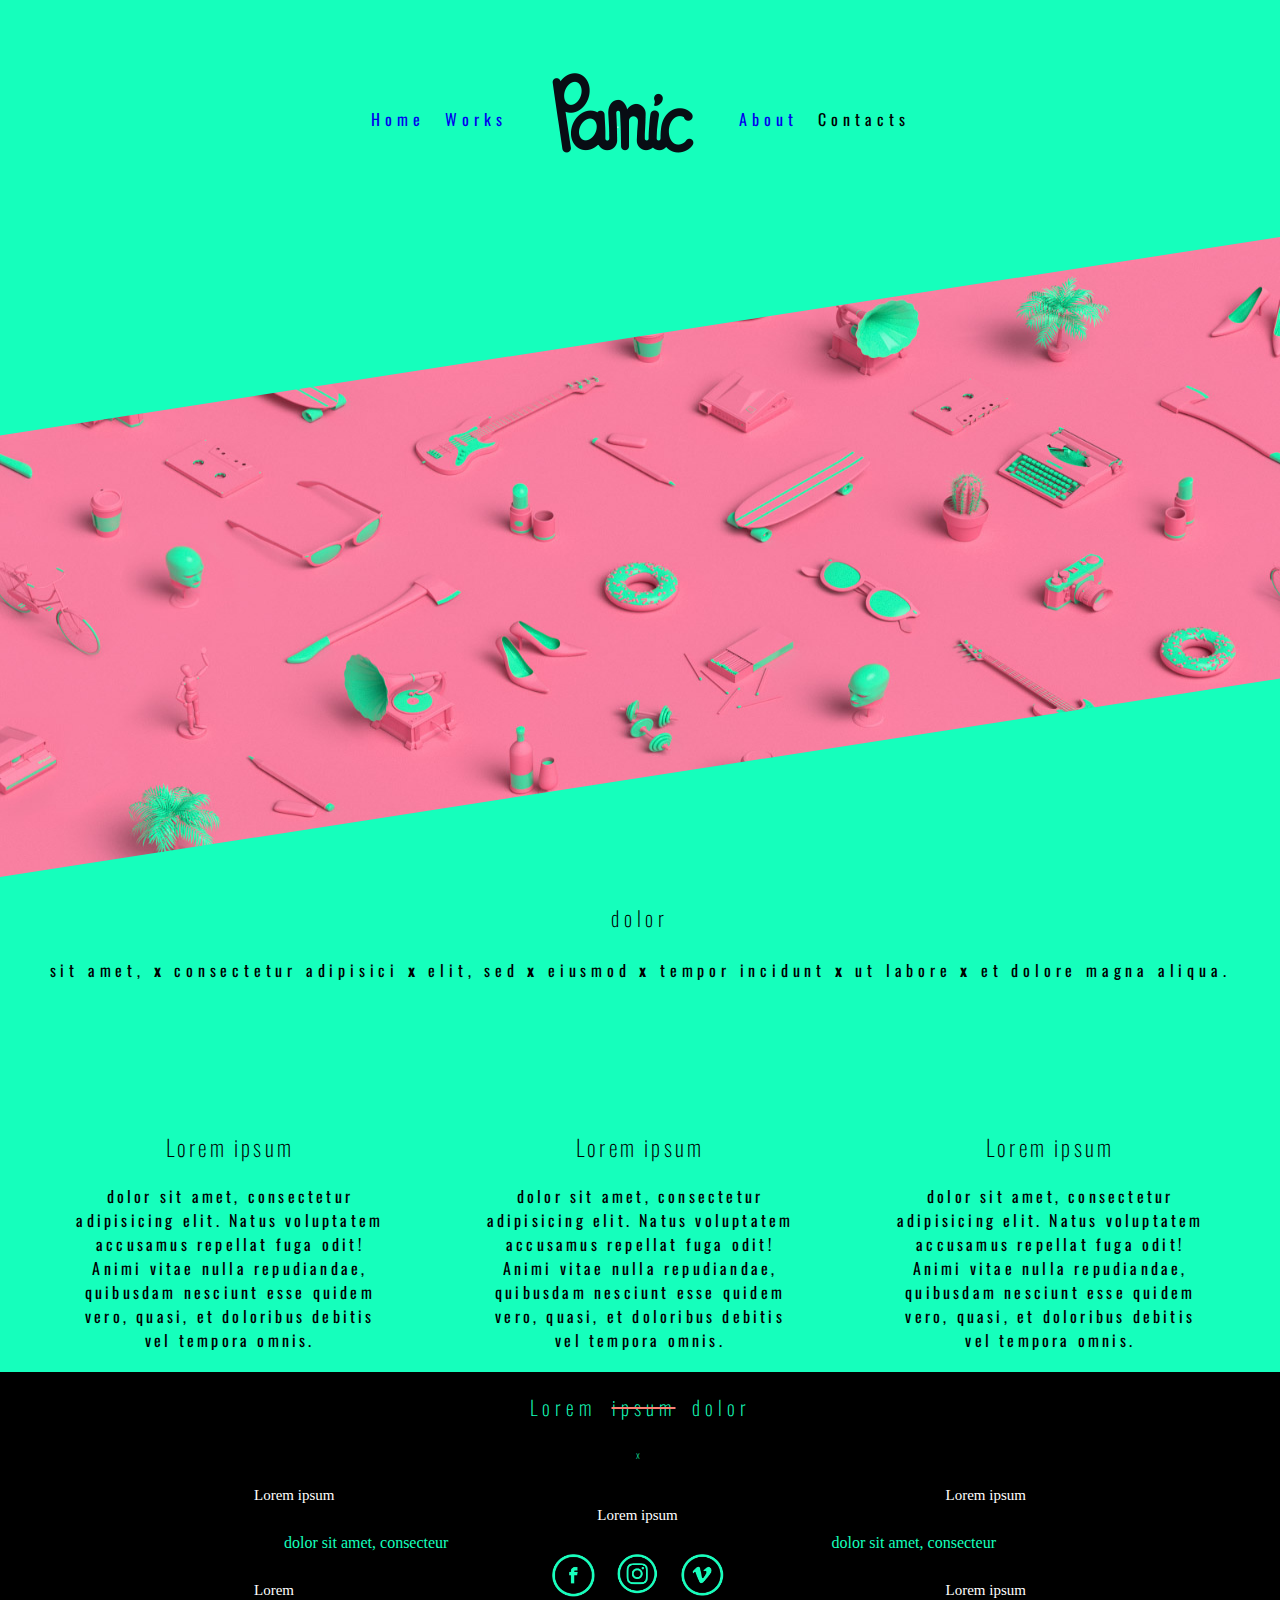
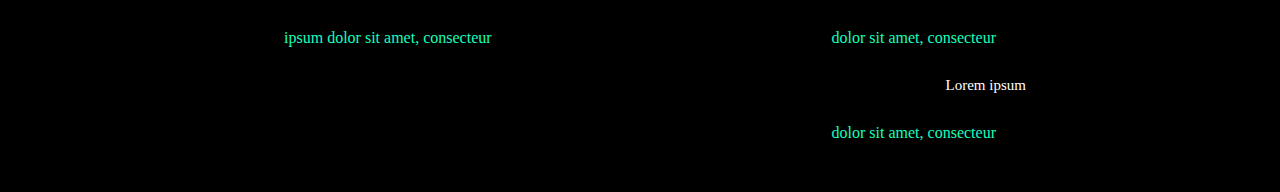
<file: about.html>
<!DOCTYPE html>
<html lang="en">

<head>
    <meta charset="UTF-8">
    <meta http-equiv="X-UA-Compatible" content="IE=edge">
    <meta name="viewport" content="width=device-width, initial-scale=1.0">
    <title>Panic</title>
    <link rel="icon" href="./images/logo32.png" type="image/png" />
    <link rel="stylesheet" href="./css/about.css">
</head>

<body>
    <header class="header">
        <nav>
            <ul class="nav-mobile">
                <li class="nav-mobile__elm ">
                    <a href="#footer">
                        <i class="fas fa-bars burguer"></i>
                    </a>
                </li>
                <li class="nav-mobile__elm ">
                    <img class="size-logo" src="./images/logo.png" alt="">
                </li>
                <li class="nav-mobile__elm in">in</li>
            </ul>
        </nav>
        <nav>
            <ul class="nav-desktop">
                <a href="index.html">
                    <li class="home">Home</li>
                </a>
                <a href="works.html">
                    <li class="works">Works</li>
                </a>
                <li class="img">
                    <img src="./images/logo.png" alt="panic">
                </li>
                <a href="about.html">
                    <li class="about">About</li>
                </a>
                <li class="contacts">Contacts</li>
            </ul>
        </nav>
    </header>
    <main>
        <div class="main-img">
            <img class="main-img__pink" src="./images/home/media/media11.jpg" alt="pink bits">
        </div>
        <div class="main-title">
            <h1 class="main-title__dolor">dolor</h1>
            <p>sit amet, <span class="main-title--equis">x</span> consectetur adipisici <span
                    class="main-title--equis">x</span></p>
            <p>elit, sed <span class="main-title--equis">x</span> eiusmod <span class="main-title--equis">x</span>
                tempor
                incidunt
                <span class="main-title--equis">x</span>
            </p>
            <p>ut labore <span class="main-title--equis">x</span></p>
            <p class="last-line">et dolore magna aliqua.</p>
        </div>
        <section class="paragraphs">
            <div>
                <h2 class="paragraphs-title">Lorem ipsum</h2>
                <p>dolor sit amet, consectetur adipisicing elit. Natus voluptatem accusamus repellat fuga odit! Animi
                    vitae nulla repudiandae, quibusdam nesciunt esse quidem vero, quasi, et doloribus debitis vel
                    tempora omnis.</p>
            </div>
            <div>
                <h2 class="paragraphs-title">Lorem ipsum</h2>
                <p>dolor sit amet, consectetur adipisicing elit. Natus voluptatem accusamus repellat fuga odit! Animi
                    vitae nulla
                    repudiandae, quibusdam nesciunt esse quidem vero, quasi, et doloribus debitis vel tempora omnis.</p>

            </div>
            <div>
                <h2 class="paragraphs-title">Lorem ipsum</h2>
                <p>dolor sit amet, consectetur adipisicing elit. Natus voluptatem accusamus repellat fuga odit! Animi
                    vitae nulla
                    repudiandae, quibusdam nesciunt esse quidem vero, quasi, et doloribus debitis vel tempora omnis.</p>
            </div>
        </section>
    </main>
    <footer class="footer" id="footer">
        <div class="footer__header">
            <h2 class="footer__header-title">Lorem <span class="footer__header-title footer__header-title--crossed">
                    ipsum </span> dolor</h2>
            <span class="footer__header-title footer__header-title--equis">x</span>
        </div>
        <ul class="footer-words">
            <a href="index.html">
                <li class="footer-words--velit">Home</li>
            </a>
            <a href="works.html">
                <li>Works</li>
            </a>
            <a href="about.html">
                <li>About</li>
            </a>
            <li>Contacts</li>
        </ul>
        <section class="section-bottom">
            <section>
                <div class="footer__items1">
                    <h2 class="footer__items1 footer__items1--title">Lorem ipsum</h2>
                    <p class="footer__items1 footer__items1--green">dolor sit amet, consecteur</p>
                </div>
                <div class="footer__items2">
                    <h2 class="footer__items2 footer__items2--title">Lorem</h2>
                    <p class="footer__items2 footer__items2--green">ipsum dolor sit amet, consecteur</p>
                </div>
            </section>
            <div class="footer__items3">
                <h2 class="footer__items3 footer__items3--title">Lorem ipsum</h2>
                <ul class="footer__items3 footer__items3--socialmedia">
                    <li>
                        <img class="icon" src="./images/icon footer/social-facebook.png" alt="facebook">
                    </li>
                    <li>
                        <img class="icon" src="./images/icon footer/social-instagram.png" alt="instagram">
                    </li>
                    <li>
                        <img class="icon" src="./images/icon footer/social-vimeo.png" alt="vimeo">
                    </li>
                </ul>
            </div>
            <section>
                <div class="footer__items4">
                    <h2 class="footer__items4 footer__items4--title">Lorem ipsum</h2>
                    <p class="footer__items4 footer__items4--green">dolor sit amet, consecteur</p>
                </div>
                <div class="footer__items5">
                    <h2 class="footer__items5 footer__items5--title">Lorem ipsum</h2>
                    <p class="footer__items5 footer__items5--green">dolor sit amet, consecteur</p>
                </div>
                <div class="footer__items6">
                    <h2 class="footer__items6 footer__items6--title">Lorem ipsum</h2>
                    <p class="footer__items6 footer__items6--green">dolor sit amet, consecteur</p>
                </div>
            </section>
        </section>
    </footer>
</body>

</html>
</file>
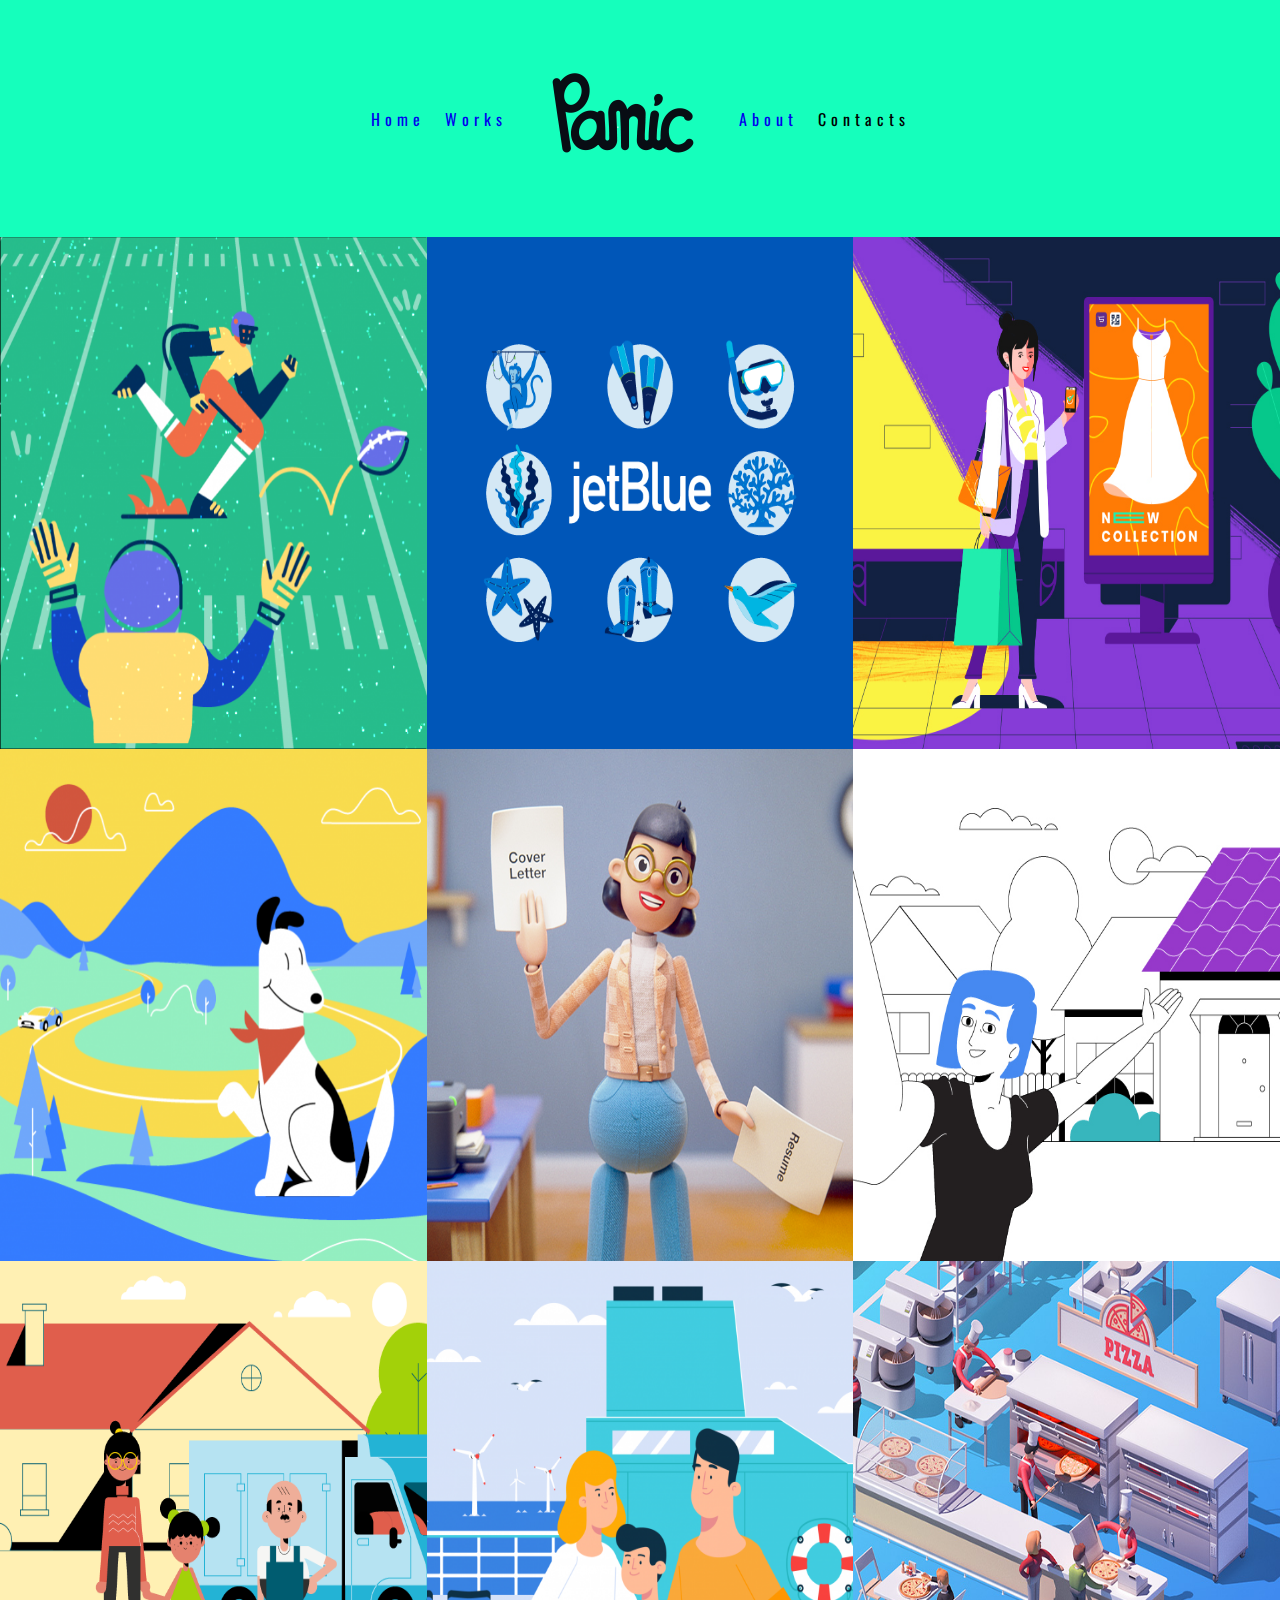
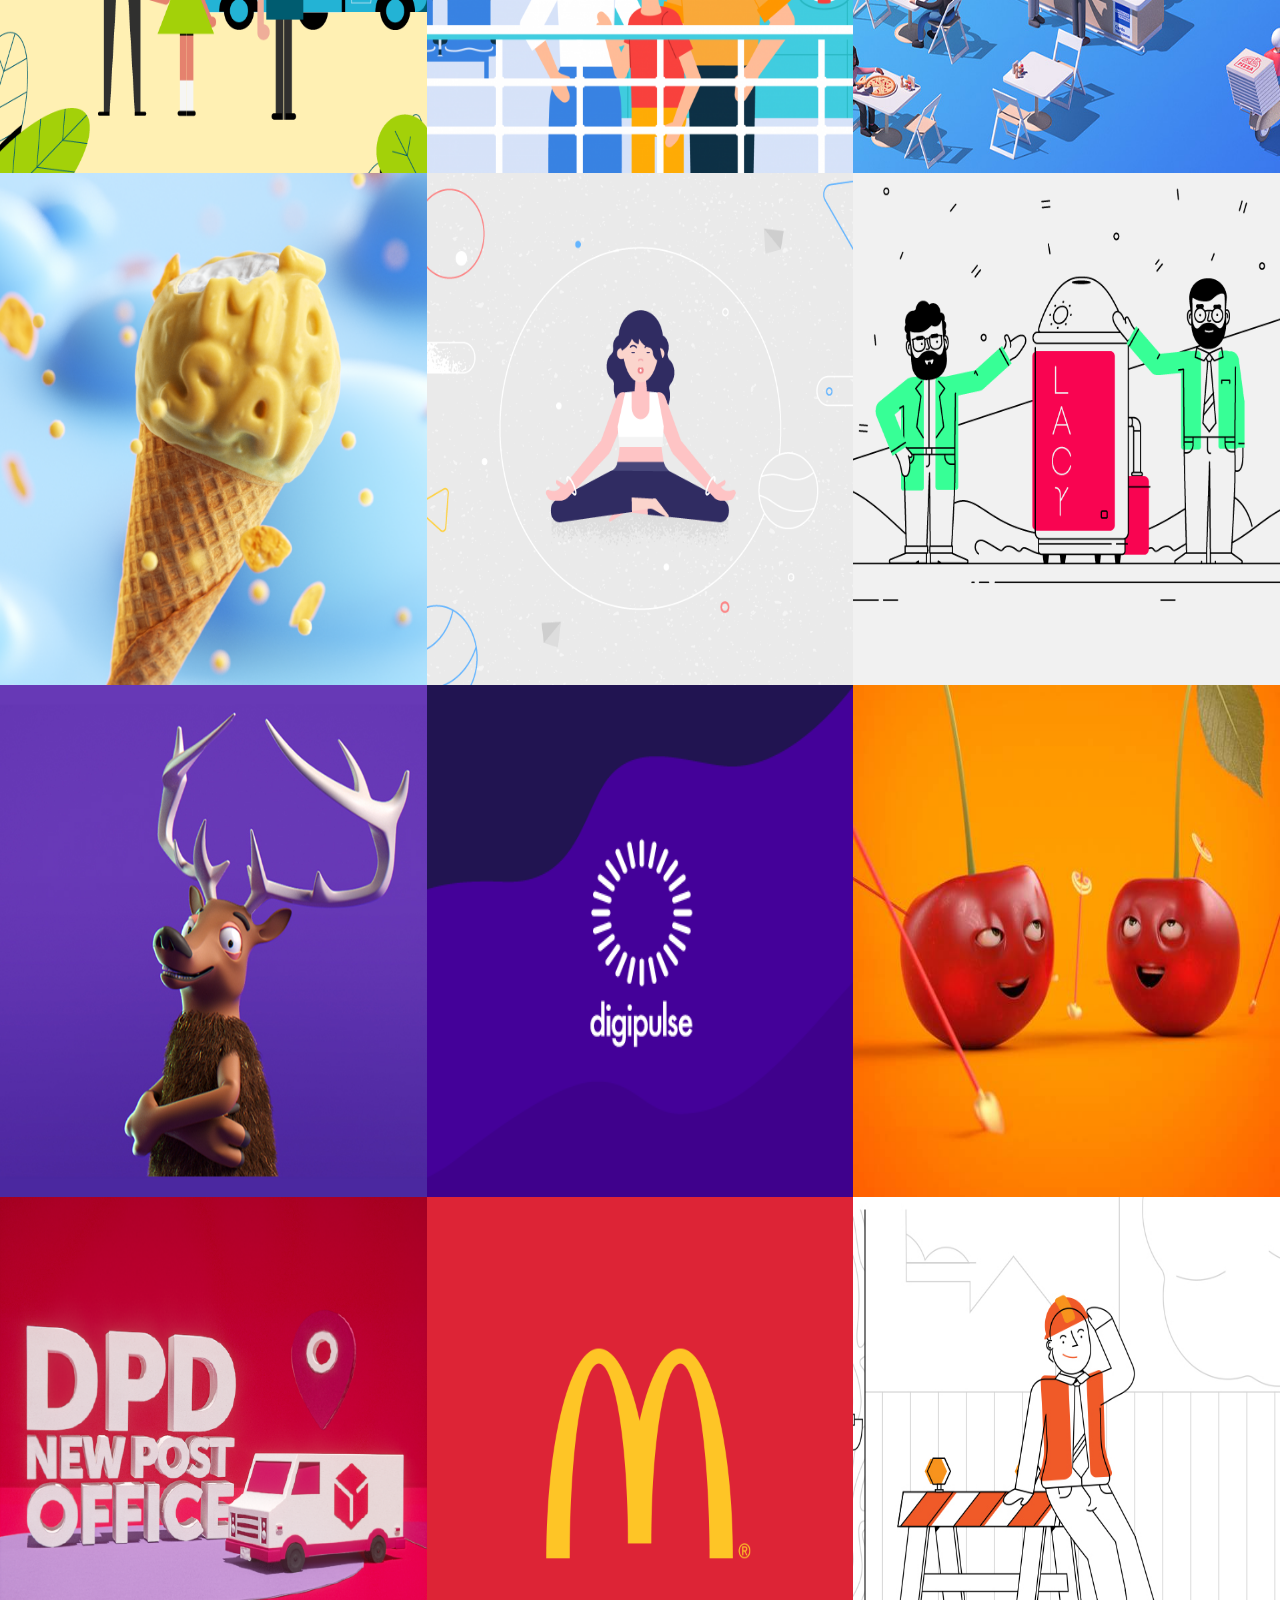
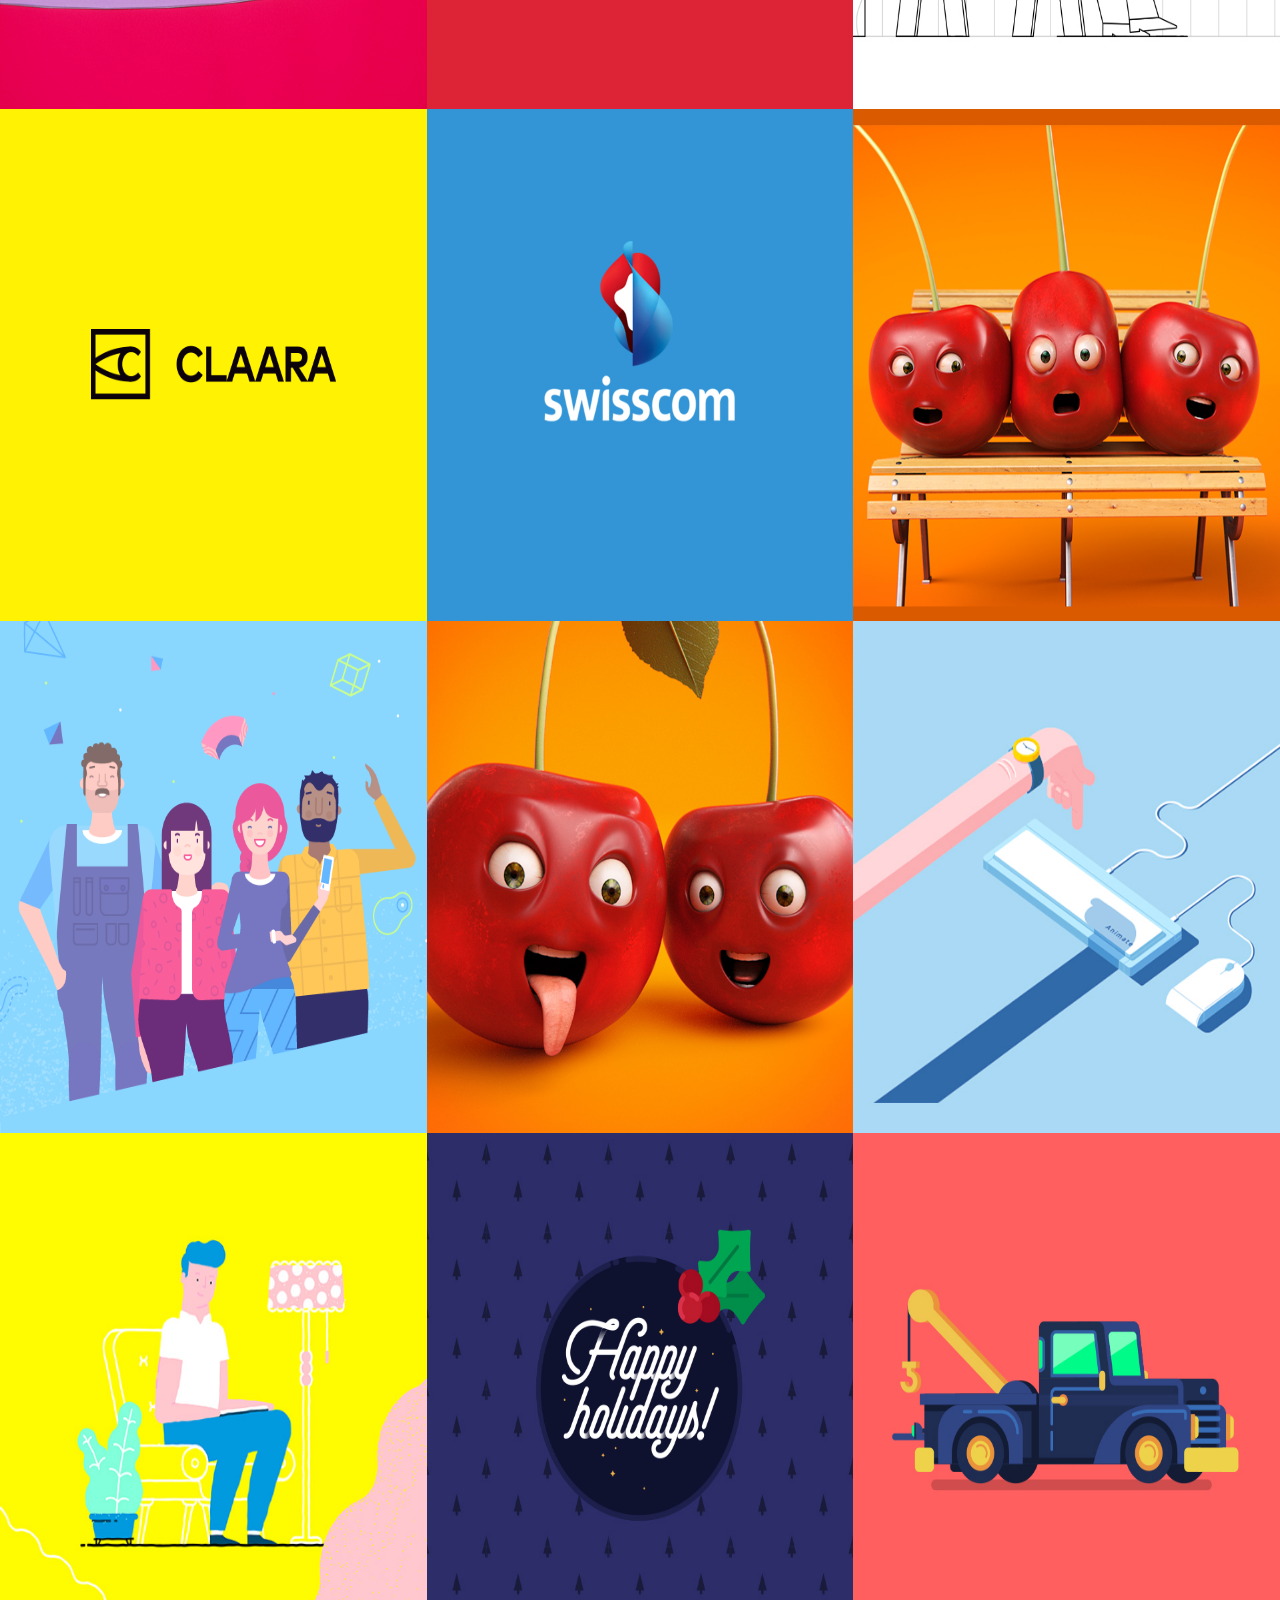
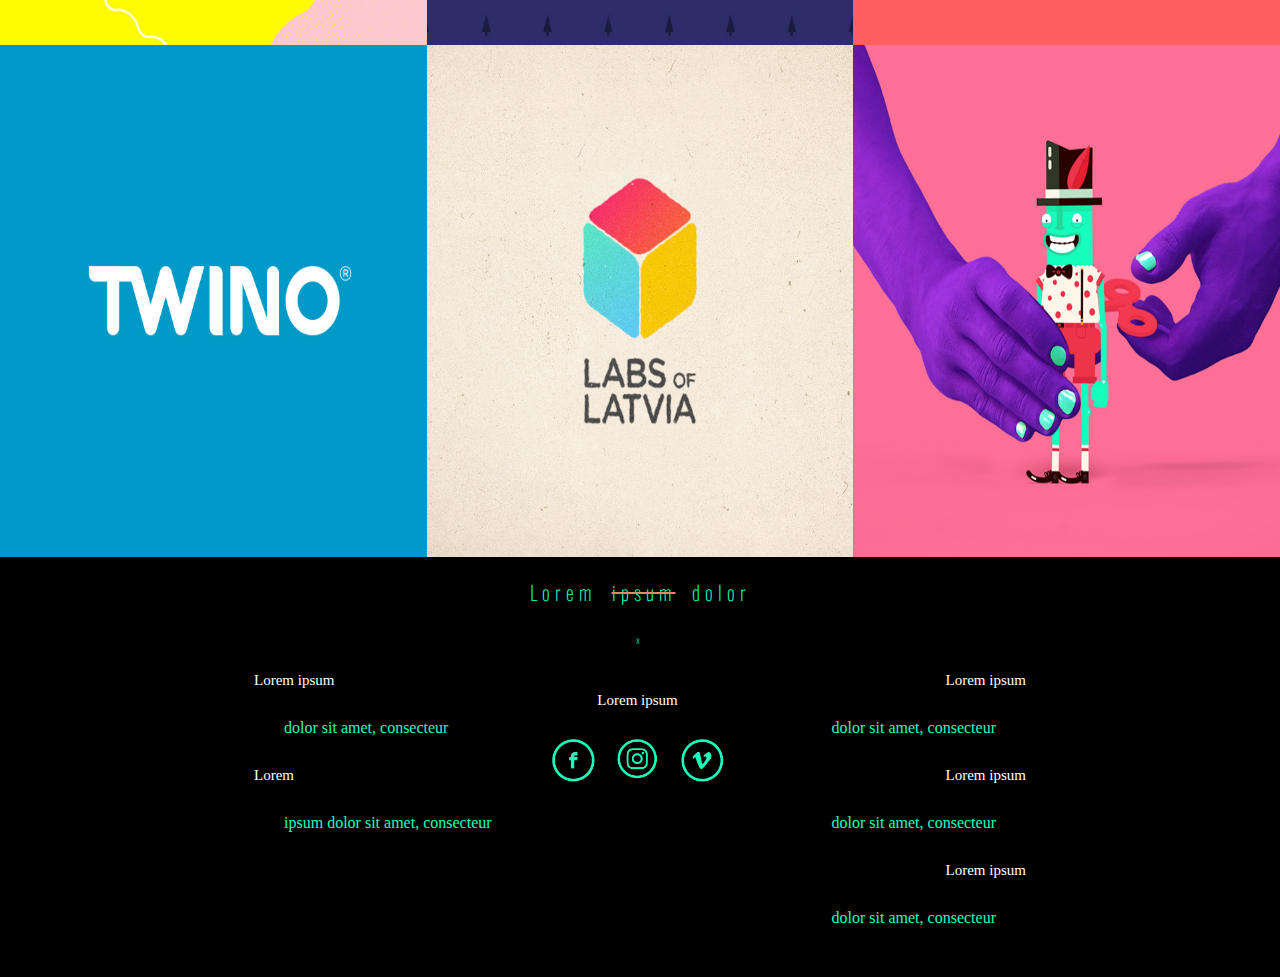
<file: works.html>
<!DOCTYPE html>
<html lang="en">

<head>
    <meta charset="UTF-8">
    <meta http-equiv="X-UA-Compatible" content="IE=edge">
    <meta name="viewport" content="width=device-width, initial-scale=1.0">
    <title>Panic</title>
    <link rel="icon" href="./images/logo32.png" type="image/png" />
    <link rel="stylesheet" href="./css/works.css">
</head>

<body>
    <header class="header">
        <nav>
            <ul class="nav-mobile">
                <li class="nav-mobile__elm ">
                    <a href="#footer">
                        <i class="fas fa-bars burguer"></i>
                    </a>
                </li>
                <li class="nav-mobile__elm ">
                    <img class="size-logo" src="./images/logo.png" alt="">
                </li>
                <li class="nav-mobile__elm officia">officia</li>
            </ul>
        </nav>
        <nav>
            <ul class="nav-desktop">
                <a href="index.html">
                    <li class="home">Home</li>
                </a>
                <a href="works.html">
                    <li class="works">Works</li>
                </a>
                <li class="img">
                    <img src="./images/logo.png" alt="panic">
                </li>
                <a href="about.html">
                    <li class="about">About</li>
                </a>
                <li class="contacts">Contacts</li>
            </ul>
        </nav>
    </header>
    <main>
        <div class="images-all">
            <div class="images-all__block">
                <img src="./images/home/media/media12.jpg" alt="rugby">
                <img src="./images/home/media/media13.jpg" alt="jetblue">
                <img src="./images/home/media/media10.jpg" alt="girl shopping">
            </div>
            <div class="images-all__block">
                <img src="./images/home/media/media14.jpg" alt="dog in field">
                <img src="./images/home/media/media07.jpg" alt="girl with glasses">
                <img src="./images/home/media/media15.jpg" alt="blue hair">
            </div>
            <div class="images-all__block">
                <img src="./images/home/media/media16.jpg" alt="family caravan">
                <img src="./images/home/media/media17.jpg" alt="family cruise">
                <img src="./images/home/media/media09.jpg" alt="pizza">
            </div>
            <div class="images-all__block">
                <img src="./images/home/media/media18.jpg" alt="ice cream">
                <img src="./images/home/media/media19.jpg" alt="yoga">
                <img src="./images/home/media/media20.jpg" alt="invention">
            </div>
            <div class="images-all__block">
                <img src="./images/home/media/media21.jpg" alt="reno">
                <img src="./images/home/media/media22.jpg" alt="digipulse">
                <img src="./images/home/media/media23.jpg" alt="cherries">
            </div>
            <div class="images-all__block">
                <img src="./images/home/media/media24.jpg" alt="post office">
                <img src="./images/home/media/media25.jpg" alt="mcdonals">
                <img src="./images/home/media/media26.jpg" alt="construction">
            </div>
            <div class="images-all__block">
                <img src="./images/home/media/media27.jpg" alt="claara">
                <img src="./images/home/media/media28.jpg" alt="swisscom">
                <img src="./images/home/media/media29.jpg" alt="scared cherries">
            </div>
            <div class="images-all__block">
                <img src="./images/home/media/media30.jpg" alt="friends">
                <img src="./images/home/media/media31.jpg" alt="cheeky cherries">
                <img src="./images/home/media/media32.jpg" alt="cable conexion">
            </div>
            <div class="images-all__block">
                <img src="./images/home/media/media33.jpg" alt="chilling">
                <img src="./images/home/media/media34.jpg" alt="happy holidays">
                <img src="./images/home/media/media35.jpg" alt="truck">
            </div>
            <div class="images-all__block">
                <img src="./images/home/media/media36.jpg" alt="twino">
                <img src="./images/home/media/media37.jpg" alt="labs of latvia">
                <img src="./images/home/media/media38.jpg" alt="purple hands">
            </div>
        </div>
    </main>

    <footer class="footer" id="footer">
        <div class="footer__header">
            <h2 class="footer__header-title">Lorem <span class="footer__header-title footer__header-title--crossed">
                    ipsum </span> dolor</h2>
            <span class="footer__header-title footer__header-title--equis">x</span>
        </div>
        <ul class="footer-words">
            <a href="index.html">
                <li class="footer-words--velit">Home</li>
            </a>
            <a href="works.html">
                <li>Works</li>
            </a>
            <a href="about.html">
                <li>About</li>
            </a>
            <li>Contacts</li>
        </ul>
        <section class="section-bottom">
            <section class="section-left">
                <div class="footer__items1">
                    <h2 class="footer__items1 footer__items1--title">Lorem ipsum</h2>
                    <p class="footer__items1 footer__items1--green">dolor sit amet, consecteur</p>
                </div>
                <div class="footer__items2">
                    <h2 class="footer__items2 footer__items2--title">Lorem</h2>
                    <p class="footer__items2 footer__items2--green">ipsum dolor sit amet, consecteur</p>
                </div>
            </section>
            <div class="footer__items3">
                <h2 class="footer__items3 footer__items3--title">Lorem ipsum</h2>
                <ul class="footer__items3 footer__items3--socialmedia">
                    <li>
                        <img class="icon" src="./images/icon footer/social-facebook.png" alt="facebook">
                    </li>
                    <li>
                        <img class="icon" src="./images/icon footer/social-instagram.png" alt="instagram">
                    </li>
                    <li>
                        <img class="icon" src="./images/icon footer/social-vimeo.png" alt="vimeo">
                    </li>
                </ul>
            </div>
            <section class="section-right">
                <div class="footer__items4">
                    <h2 class="footer__items4 footer__items4--title">Lorem ipsum</h2>
                    <p class="footer__items4 footer__items4--green">dolor sit amet, consecteur</p>
                </div>
                <div class="footer__items5">
                    <h2 class="footer__items5 footer__items5--title">Lorem ipsum</h2>
                    <p class="footer__items5 footer__items5--green">dolor sit amet, consecteur</p>
                </div>
                <div class="footer__items6">
                    <h2 class="footer__items6 footer__items6--title">Lorem ipsum</h2>
                    <p class="footer__items6 footer__items6--green">dolor sit amet, consecteur</p>
                </div>
            </section>
        </section>
    </footer>
</body>

</html>
</file>
<file: css/about.css>
@import url("https://fonts.googleapis.com/css2?family=Open+Sans&display=swap");
@import url("https://fonts.googleapis.com/css2?family=Oswald&display=swap");
* {
  box-sizing: border-box;
  padding: 0;
  margin: 0;
  text-decoration: none;
  list-style-type: none;
}

.nav-mobile {
  display: flex;
  flex-direction: row;
  justify-content: center;
  align-items: space-evenly;
  align-content: center;
  justify-content: space-between;
  background-color: #15ffbc;
}
.nav-mobile__elm {
  display: flex;
  margin: 20px;
  font-size: 30px;
  text-decoration: none;
}

.nav-desktop {
  display: none;
}

.size-logo {
  width: 120px;
}

.burguer {
  font-size: 2rem;
  color: black;
}

.in {
  font-size: 15px;
}

main {
  background-color: #15ffbc;
}

.main {
  width: 100%;
}

.main-img {
  display: none;
}

.main-title {
  text-align: center;
  font-family: oswald;
  letter-spacing: 0.3rem;
  margin-left: 10px;
  margin-right: 10px;
}
.main-title__dolor {
  padding: 25px;
  font-weight: lighter;
  font-size: 1.3rem;
}
.main-title--equis {
  font-weight: bold;
  align-items: center;
}
.paragraphs {
  text-align: center;
  padding-bottom: 25px;
  font-family: oswald;
  letter-spacing: 0.2rem;
  margin-left: 0.3rem;
  margin-right: 0.3rem;
}
.paragraphs .paragraphs-title {
  margin-top: 8rem;
  margin-bottom: 1.3rem;
  font-weight: lighter;
  font-size: 1.4rem;
}

.footer {
  background-color: black;
  color: white;
  padding: 20px;
  align-items: center;
}

.footer__header {
  color: #15ffbc;
}
.footer__header .footer__header-title {
  display: flex;
  flex-direction: row;
  justify-content: center;
  align-items: space-evenly;
  align-content: center;
  align-items: center;
  font-weight: lighter;
  font-family: oswald;
  font-size: 20px;
  letter-spacing: 5px;
  gap: 1rem;
}
.footer__header .footer__header-title--crossed {
  text-decoration: line-through;
  text-decoration-color: salmon;
}
.footer__header .footer__header-title--equis {
  font-size: 10px;
  justify-content: center;
  padding: 25px;
}

.footer-words {
  color: white;
  font-family: open-sans;
  font-size: 20px;
  text-align: center;
  margin-bottom: 30px;
  margin-top: 20px;
}
.footer-words--velit {
  color: salmon;
  text-decoration: line-through;
  text-decoration-color: salmon;
}
.footer-words > a {
  text-decoration: none;
  color: white;
}

.footer__items1--title,
.footer__items2--title,
.footer__items4--title,
.footer__items5--title,
.footer__items6--title {
  text-align: center;
  color: white;
  font-size: 15px;
  font-weight: normal;
}
.footer__items1--green,
.footer__items2--green,
.footer__items4--green,
.footer__items5--green,
.footer__items6--green {
  text-align: center;
  color: #15ffbc;
  padding: 30px;
}

.footer__items3 {
  padding: 10px;
}
.footer__items3--title {
  text-align: center;
  color: white;
  font-size: 15px;
  font-weight: normal;
}
.footer__items3--socialmedia {
  display: flex;
  flex-direction: row;
  justify-content: center;
  align-items: space-evenly;
  align-content: center;
  align-content: space-between;
}

.icon {
  width: 4rem;
  padding: 10px;
}

@media (min-width: 600px) {
  .nav-desktop {
    display: flex;
    flex-direction: row;
    justify-content: center;
    align-items: space-evenly;
    align-content: center;
    align-items: center;
    align-content: space-between;
    gap: 20px;
    padding: 20px;
    font-family: oswald;
    color: black;
    letter-spacing: 5px;
    background-color: #15ffbc;
  }

  .nav-desktop .home:hover {
    cursor: pointer;
    color: salmon;
  }
  .nav-desktop .works:hover {
    cursor: pointer;
    color: salmon;
  }
  .nav-desktop .about:hover {
    cursor: pointer;
    color: salmon;
  }
  .nav-desktop .contacts:hover {
    cursor: pointer;
    color: salmon;
  }
  .nav-desktop img {
    cursor: default;
  }

  .main-img {
    display: flex;
    width: 100%;
  }
  .main-img__pink {
    width: 100%;
    height: 50vw;
    clip-path: polygon(0 31%, 100% 0%, 100% 69%, 0% 100%);
  }

  .main-title > p {
    display: inline;
    justify-content: center;
  }

  .paragraphs {
    display: flex;
    flex-direction: row;
    justify-content: center;
    align-items: space-evenly;
    align-content: center;
    align-content: space-between;
    padding: 20px;
  }
  .paragraphs > div > p {
    padding: 0 50px 0 50px;
  }

  .footer .footer-header {
    display: none;
    letter-spacing: none;
  }
  .footer .section-bottom {
    display: flex;
    flex-direction: row;
    justify-content: center;
    align-items: space-evenly;
    align-content: center;
    align-content: space-between;
  }
  .footer .section-bottom .footer__items1,
.footer .section-bottom .footer__items2 {
    text-align: start;
  }
  .footer .section-bottom .footer__items3 {
    margin-right: 1.5rem;
  }
  .footer .section-bottom .footer__items4,
.footer .section-bottom .footer__items5,
.footer .section-bottom .footer__items6 {
    text-align: end;
  }
  .footer .section-bottom .footer__items1--green:hover {
    cursor: pointer;
    color: salmon;
  }
  .footer .section-bottom .footer__items2--green:hover {
    cursor: pointer;
    color: salmon;
  }
  .footer .section-bottom .footer__items3--socialmedia {
    cursor: pointer;
    color: salmon;
  }
  .footer .section-bottom .footer__items4--green:hover {
    cursor: pointer;
    color: salmon;
  }
  .footer .section-bottom .footer__items5--green:hover {
    cursor: pointer;
    color: salmon;
  }
  .footer .section-bottom .footer__items6--green:hover {
    cursor: pointer;
    color: salmon;
  }

  .nav-mobile {
    display: none;
  }

  .footer-words {
    display: none;
  }
}

/*# sourceMappingURL=about.css.map */
</file>
<file: css/works.css>
@import url("https://fonts.googleapis.com/css2?family=Open+Sans&display=swap");
@import url("https://fonts.googleapis.com/css2?family=Oswald&display=swap");
* {
  box-sizing: border-box;
  padding: 0;
  margin: 0;
  text-decoration: none;
  list-style-type: none;
}

.nav-mobile {
  display: flex;
  flex-direction: row;
  justify-content: center;
  align-items: space-evenly;
  align-content: center;
  justify-content: space-between;
  background-color: #15ffbc;
}
.nav-mobile__elm {
  margin: 20px;
  font-size: 30px;
  text-decoration: none;
}

.nav-desktop {
  display: none;
}

.size-logo {
  width: 120px;
}

.burguer {
  font-size: 2rem;
  color: black;
}

.officia {
  font-size: 15px;
}

main {
  background-color: #15ffbc;
}

.images-all {
  width: 100%;
}

.images-all__block {
  width: 100%;
}

.images-all__block img {
  display: inline-block;
  height: 70vw;
  width: 100%;
  margin: none;
  margin-bottom: none;
}

.footer {
  background-color: black;
  color: white;
  padding: 20px;
  align-items: center;
}

.footer__header {
  color: #15ffbc;
}
.footer__header .footer__header-title {
  display: flex;
  flex-direction: row;
  justify-content: center;
  align-items: space-evenly;
  align-content: center;
  align-items: center;
  font-weight: lighter;
  font-family: oswald;
  font-size: 20px;
  letter-spacing: 5px;
  gap: 1rem;
}
.footer__header .footer__header-title--crossed {
  text-decoration: line-through;
  text-decoration-color: salmon;
}
.footer__header .footer__header-title--equis {
  font-size: 10px;
  justify-content: center;
  padding: 25px;
}

.footer-words {
  color: white;
  font-family: open-sans;
  font-size: 20px;
  text-align: center;
  margin-bottom: 30px;
  margin-top: 20px;
}
.footer-words--velit {
  color: salmon;
  text-decoration: line-through;
  text-decoration-color: salmon;
}
.footer-words > a {
  text-decoration: none;
  color: white;
}

.footer__items1--title,
.footer__items2--title,
.footer__items4--title,
.footer__items5--title,
.footer__items6--title {
  text-align: center;
  color: white;
  font-size: 15px;
  font-weight: normal;
}
.footer__items1--green,
.footer__items2--green,
.footer__items4--green,
.footer__items5--green,
.footer__items6--green {
  text-align: center;
  color: #15ffbc;
  padding: 30px;
}

.footer__items3 {
  padding: 10px;
}
.footer__items3--title {
  text-align: center;
  color: white;
  font-size: 15px;
  font-weight: normal;
}
.footer__items3--socialmedia {
  display: flex;
  flex-direction: row;
  justify-content: center;
  align-items: space-evenly;
  align-content: center;
  align-content: space-between;
}

.icon {
  width: 4rem;
  padding: 10px;
}

@media (min-width: 600px) {
  .nav-desktop {
    display: flex;
    flex-direction: row;
    justify-content: center;
    align-items: space-evenly;
    align-content: center;
    align-items: center;
    align-content: space-between;
    gap: 20px;
    padding: 20px;
    font-family: oswald;
    color: black;
    letter-spacing: 5px;
    background-color: #15ffbc;
  }

  .nav-desktop .home:hover {
    cursor: pointer;
    color: salmon;
  }
  .nav-desktop .works:hover {
    cursor: pointer;
    color: salmon;
  }
  .nav-desktop .about:hover {
    cursor: pointer;
    color: salmon;
  }
  .nav-desktop .contacts:hover {
    cursor: pointer;
    color: salmon;
  }
  .nav-desktop img {
    cursor: default;
  }

  .images-all__block {
    display: grid;
    width: 100%;
    grid-template-columns: auto auto auto;
  }
  .images-all__block > img {
    height: 40vw;
  }

  .images-all__block > img:hover {
    cursor: pointer;
    transition: 0.5s;
    opacity: 70%;
    transform: scale(1.1);
  }

  .nav-mobile {
    display: none;
  }

  .footer .footer-header {
    display: none;
    letter-spacing: none;
  }
  .footer .section-bottom {
    display: flex;
    flex-direction: row;
    justify-content: center;
    align-items: space-evenly;
    align-content: center;
    align-content: space-between;
  }
  .footer .section-bottom .footer__items1,
.footer .section-bottom .footer__items2 {
    text-align: start;
  }
  .footer .section-bottom .footer__items3 {
    margin-right: 1.5rem;
  }
  .footer .section-bottom .footer__items4,
.footer .section-bottom .footer__items5,
.footer .section-bottom .footer__items6 {
    text-align: end;
  }
  .footer .section-bottom .footer__items1--green:hover {
    cursor: pointer;
    color: salmon;
  }
  .footer .section-bottom .footer__items2--green:hover {
    cursor: pointer;
    color: salmon;
  }
  .footer .section-bottom .footer__items3--socialmedia {
    cursor: pointer;
    color: salmon;
  }
  .footer .section-bottom .footer__items4--green:hover {
    cursor: pointer;
    color: salmon;
  }
  .footer .section-bottom .footer__items5--green:hover {
    cursor: pointer;
    color: salmon;
  }
  .footer .section-bottom .footer__items6--green:hover {
    cursor: pointer;
    color: salmon;
  }
  .footer .footer-words {
    display: none;
  }
}

/*# sourceMappingURL=works.css.map */
</file>
